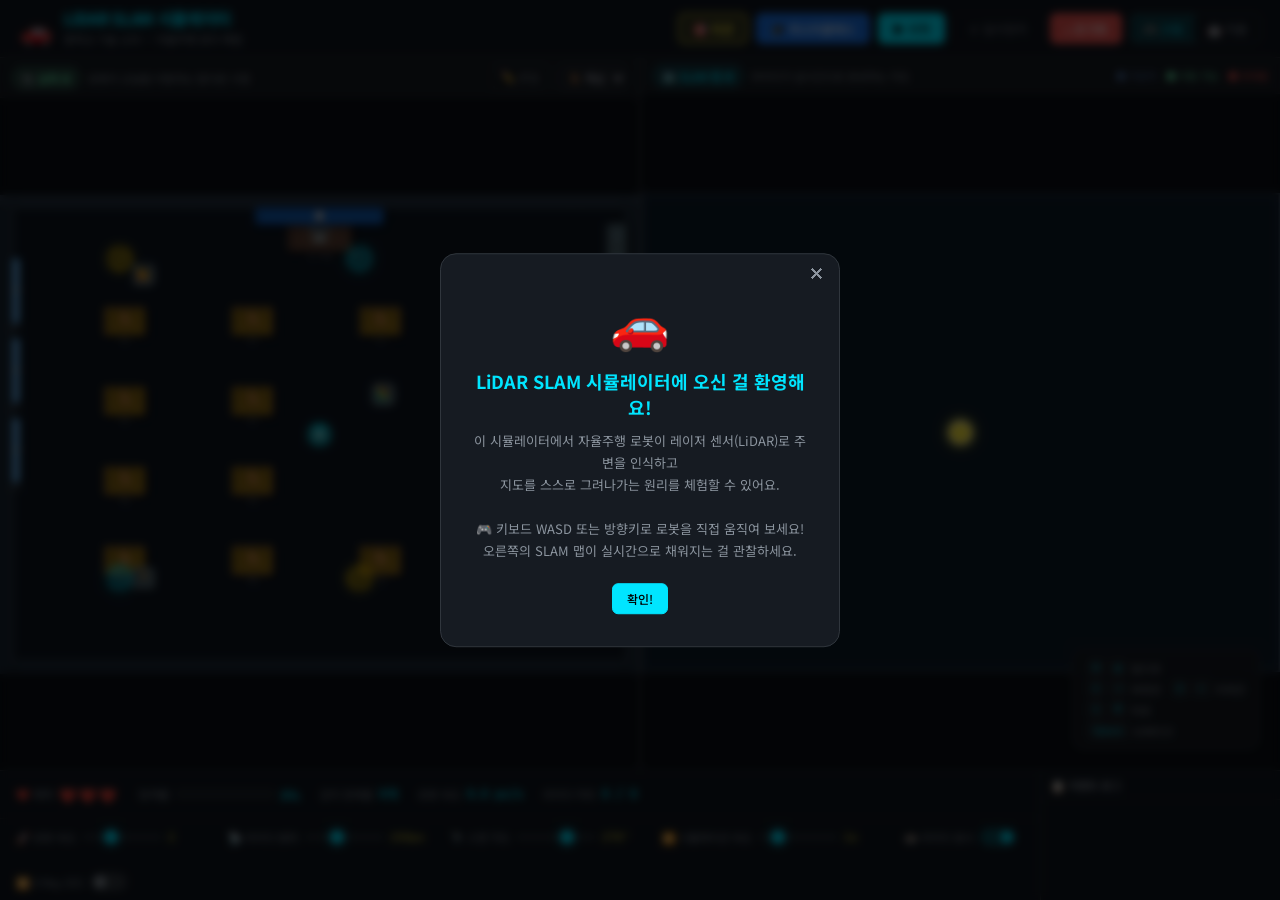
<file: index.html>
<!DOCTYPE html>
<html lang="ko">
<head>
  <meta charset="UTF-8" />
  <meta name="viewport" content="width=device-width, initial-scale=1.0" />
  <title>LiDAR SLAM 자율주행 시뮬레이터 | 중학교 기술 교과</title>
  <meta name="description" content="라이다 센서가 공간을 인식하고 지도를 만드는 원리를 체험하는 교육용 시뮬레이터입니다." />
  <link rel="preconnect" href="https://fonts.googleapis.com" />
  <link rel="preconnect" href="https://fonts.gstatic.com" crossorigin />
  <link href="https://fonts.googleapis.com/css2?family=Noto+Sans+KR:wght@300;400;500;700&family=JetBrains+Mono:wght@400;600&display=swap" rel="stylesheet" />
  <link rel="stylesheet" href="style.css" />
</head>
<body>
  <!-- 헤더 -->
  <header class="app-header">
    <div class="header-left">
      <div class="logo-icon">🚗</div>
      <div class="header-title">
        <h1>LiDAR SLAM 시뮬레이터</h1>
        <span class="header-subtitle">중학교 기술 교과 — 자율주행 원리 체험</span>
    </div>
  </div>
    <div class="header-controls">
      <a href="masterclass.html"
         id="btn-masterclass"
         class="btn btn-masterclass"
         title="자율주행 마스터클래스 — 하드웨어 설계 & 디버깅 미션">
        🎓 마스터클래스
      </a>
      <button id="btn-start" class="btn btn-primary" title="시뮬레이션 시작">▶ 시작</button>
      <button id="btn-pause" class="btn btn-secondary" title="일시정지" disabled>⏸ 일시정지</button>
      <button id="btn-reset" class="btn btn-danger" title="초기화">↺ 초기화</button>
      <div class="mode-toggle">
        <button id="btn-mode-manual" class="mode-btn active" title="수동 조작 모드">🎮 수동</button>
        <button id="btn-mode-auto" class="mode-btn" title="자율주행 모드">🤖 자율</button>
      </div>
    </div>
  </header>

  <!-- 메인 뷰 영역 -->
  <main class="sim-container">
    <!-- 실제 뷰 패널 -->
    <section class="view-panel" id="panel-real">
      <div class="panel-header">
        <span class="panel-badge real-badge">📷 실제 뷰</span>
        <span class="panel-desc">로봇이 교실을 이동하는 탑다운 시점</span>
        <div class="panel-actions">
          <button id="btn-edit-toggle" class="btn-icon" title="장애물 편집 모드">✏️ 편집</button>
          <select id="obstacle-type" class="select-sm" title="추가할 장애물 종류">
            <option value="desk">🪑 책상</option>
            <option value="chair">🪑 의자</option>
            <option value="box">📦 박스</option>
            <option value="plant">🪴 화분</option>
          </select>
        </div>
      </div>
      <div class="canvas-wrapper" id="real-canvas-wrapper">
        <canvas id="canvas-real" width="800" height="600"></canvas>
        <div id="edit-overlay" class="edit-overlay hidden">
          <span>✏️ 편집 모드 — 빈 공간에 드래그하여 장애물 추가, 장애물 우클릭으로 삭제</span>
        </div>
      </div>
    </section>
 
    <!-- SLAM 맵 패널 -->
    <section class="view-panel" id="panel-slam">
      <div class="panel-header">
        <span class="panel-badge slam-badge">🗺️ SLAM 맵 뷰</span>
        <span class="panel-desc">라이다가 실시간으로 완성하는 지도</span>
        <div class="map-legend">
          <span class="legend-item unknown">■ 미탐색</span>
          <span class="legend-item free">■ 이동 가능</span>
          <span class="legend-item occupied">■ 장애물</span>
        </div>
      </div>
      <div class="canvas-wrapper">
        <canvas id="canvas-slam" width="800" height="600"></canvas>
      </div>
    </section>
  </main>

  <!-- 하단 상태 + 컨트롤 패널 -->
  <footer class="control-panel">
    <!-- 상태 표시 -->
    <div class="status-bar">
      <div class="stat-item" id="stat-hp-wrapper">
        <span class="stat-label">❤️ 체력</span>
        <span class="stat-value" id="val-hp" style="color: #ff5252; font-size: 1.1rem; letter-spacing: 2px;">❤️❤️❤️</span>
      </div>
      <div class="stat-item">
        <span class="stat-label">탐색률</span>
        <div class="progress-bar">
          <div class="progress-fill" id="progress-explore"></div>
        </div>
        <span class="stat-value" id="val-explore">0%</span>
      </div>
      <div class="stat-item">
        <span class="stat-label">감지 장애물</span>
        <span class="stat-value mono" id="val-obstacles">0개</span>
      </div>
      <div class="stat-item">
        <span class="stat-label">로봇 속도</span>
        <span class="stat-value mono" id="val-speed">0.0 px/s</span>
      </div>
      <div class="stat-item">
        <span class="stat-label">라이다 히트</span>
        <span class="stat-value mono" id="val-hits">0 / 0</span>
      </div>
    </div>

    <!-- 컨트롤 슬라이더 -->
    <div class="controls-row">
      <div class="control-group">
        <label for="ctrl-speed">🚀 로봇 속도</label>
        <input type="range" id="ctrl-speed" min="0.5" max="5" step="0.5" value="2" />
        <span class="ctrl-val" id="disp-speed">2</span>
      </div>
      <div class="control-group">
        <label for="ctrl-lidar-range">📡 라이다 범위</label>
        <input type="range" id="ctrl-lidar-range" min="50" max="300" step="10" value="150" />
        <span class="ctrl-val" id="disp-lidar-range">150px</span>
      </div>
      <div class="control-group">
        <label for="ctrl-lidar-angle">🔭 스캔 각도</label>
        <input type="range" id="ctrl-lidar-angle" min="90" max="360" step="10" value="270" />
        <span class="ctrl-val" id="disp-lidar-angle">270°</span>
      </div>
      <div class="control-group">
        <label for="ctrl-sim-speed">⏩ 시뮬레이션 속도</label>
        <input type="range" id="ctrl-sim-speed" min="0.5" max="3" step="0.5" value="1" />
        <span class="ctrl-val" id="disp-sim-speed">1x</span>
      </div>
      <div class="control-group">
        <label>👁️ 라이다 표시</label>
        <label class="toggle-switch">
          <input type="checkbox" id="ctrl-show-lidar" checked />
          <span class="toggle-slider"></span>
        </label>
      </div>
      <div class="control-group">
        <label>🔀 X-Ray 모드</label>
        <label class="toggle-switch">
          <input type="checkbox" id="ctrl-xray" />
          <span class="toggle-slider"></span>
        </label>
      </div>
    </div>

    <!-- 이벤트 로그 -->
    <div class="event-log" id="event-log">
      <div class="log-header">📋 이벤트 로그</div>
      <div class="log-entries" id="log-entries"></div>
    </div>
  </footer>

  <!-- 키보드 안내 오버레이 -->
  <div class="key-guide" id="key-guide">
    <div class="key-guide-inner">
      <div class="key-row">
        <kbd>W</kbd><kbd>▲</kbd> 앞으로
      </div>
      <div class="key-row">
        <kbd>A</kbd><kbd>◄</kbd> 좌회전&nbsp;&nbsp;<kbd>D</kbd><kbd>►</kbd> 우회전
      </div>
      <div class="key-row">
        <kbd>S</kbd><kbd>▼</kbd> 뒤로
      </div>
      <div class="key-row">
        <kbd>Space</kbd> 브레이크
      </div>
    </div>
  </div>

  <!-- 개념 설명 팝업 -->
  <div id="concept-popup" class="concept-popup hidden">
    <div class="popup-inner">
      <button class="popup-close" id="popup-close">✕</button>
      <div class="popup-icon" id="popup-icon">💡</div>
      <h2 class="popup-title" id="popup-title">제목</h2>
      <p class="popup-body" id="popup-body">내용</p>
      <button class="btn btn-primary" id="popup-ok">확인!</button>
    </div>
  </div>
  <div id="popup-backdrop" class="popup-backdrop hidden"></div>

  <!-- 툴팁 -->
  <div id="tooltip" class="tooltip hidden"></div>

  <!-- 스크립트 -->
  <script src="world.js"></script>
  <script src="robot.js"></script>
  <script src="lidar.js"></script>
  <script src="slam.js"></script>
  <script src="renderer.js"></script>
  <script src="ui.js"></script>
  <script src="mission.js"></script>
  <script src="main.js"></script>
</body>
</html>
</file>
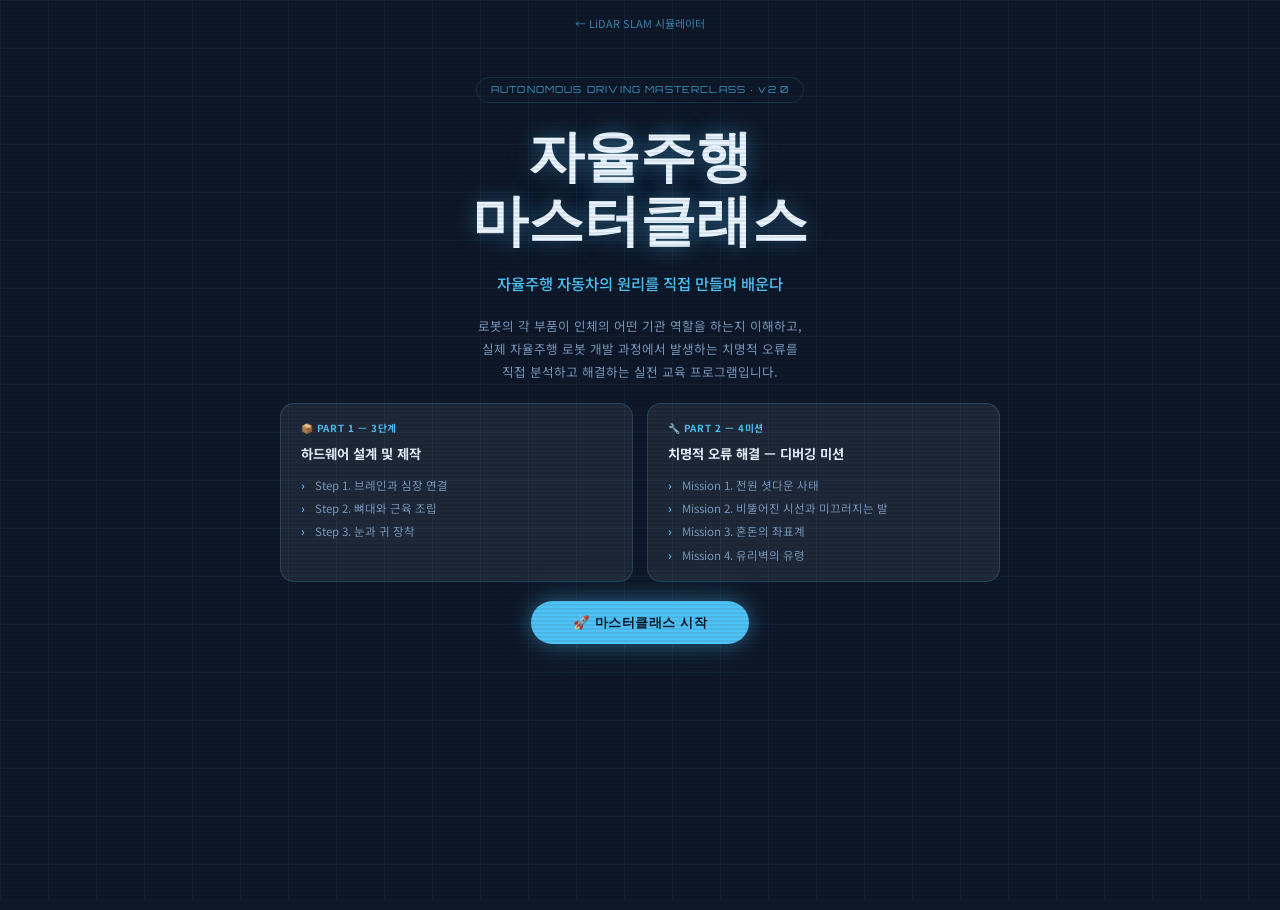
<file: masterclass.html>
<!DOCTYPE html>
<html lang="ko">
<head>
  <meta charset="UTF-8" />
  <meta name="viewport" content="width=device-width, initial-scale=1.0" />
  <title>자율주행 마스터클래스 | 하드웨어 설계 & 디버깅 미션</title>
  <meta name="description" content="단계별 하드웨어 조립과 치명적 오류 해결 미션으로 자율주행 기술의 원리를 체험하는 교육 프로그램" />
  <link rel="preconnect" href="https://fonts.googleapis.com" />
  <link rel="preconnect" href="https://fonts.gstatic.com" crossorigin />
  <link href="https://fonts.googleapis.com/css2?family=Orbitron:wght@400;700;900&family=JetBrains+Mono:wght@400;600&family=Noto+Sans+KR:wght@300;400;500;700&display=swap" rel="stylesheet" />
  <link rel="stylesheet" href="masterclass.css" />
</head>
<body>

<!-- ★ 스캔라인 오버레이 (사이버펑크 효과) -->
<div class="mc-scanlines"></div>

<!-- ══════════════════════════════════════════════════════════
     SCREEN 1: 인트로 화면
     ══════════════════════════════════════════════════════════ -->
<div id="screen-intro" class="mc-screen active">

  <!-- 기존 시뮬레이터로 돌아가기 -->
  <a href="index.html" class="back-to-sim" title="LiDAR SLAM 시뮬레이터로 돌아가기">
    ← LiDAR SLAM 시뮬레이터
  </a>

  <!-- 배경 그리드 -->
  <div class="intro-bg-grid"></div>

  <!-- 메인 콘텐츠 -->
  <div class="intro-content">
    <div class="intro-badge">AUTONOMOUS DRIVING MASTERCLASS · v2.0</div>

    <h1 class="intro-title mc-glitch">
      자율주행<br>마스터클래스
    </h1>
    <div class="intro-subtitle">자율주행 자동차의 원리를 직접 만들며 배운다</div>
    <p class="intro-desc">
      로봇의 각 부품이 인체의 어떤 기관 역할을 하는지 이해하고,<br>
      실제 자율주행 로봇 개발 과정에서 발생하는 치명적 오류를<br>
      직접 분석하고 해결하는 실전 교육 프로그램입니다.
    </p>

    <!-- 프로그램 구조 카드 -->
    <div class="intro-structure">
      <div class="intro-part-card">
        <div class="part-label">📦 Part 1 — 3단계</div>
        <div class="part-title">하드웨어 설계 및 제작</div>
        <ul class="part-items">
          <li>Step 1. 브레인과 심장 연결</li>
          <li>Step 2. 뼈대와 근육 조립</li>
          <li>Step 3. 눈과 귀 장착</li>
        </ul>
      </div>
      <div class="intro-part-card">
        <div class="part-label">🔧 Part 2 — 4미션</div>
        <div class="part-title">치명적 오류 해결 — 디버깅 미션</div>
        <ul class="part-items">
          <li>Mission 1. 전원 셧다운 사태</li>
          <li>Mission 2. 비뚤어진 시선과 미끄러지는 발</li>
          <li>Mission 3. 혼돈의 좌표계</li>
          <li>Mission 4. 유리벽의 유령</li>
        </ul>
      </div>
    </div>

    <button id="btn-mc-start" class="btn-mc-start">
      🚀 마스터클래스 시작
    </button>
  </div>

</div>

<!-- ══════════════════════════════════════════════════════════
     SCREEN 2: 스테이지 화면 (Step / Mission)
     ══════════════════════════════════════════════════════════ -->
<div id="screen-stage" class="mc-screen">

  <!-- 진행 헤더 -->
  <div class="mc-progress-header">
    <div class="mc-logo-small">🚗 MASTERCLASS</div>
    <div class="mc-breadcrumb" id="mc-breadcrumb">
      <!-- JS에서 동적 생성 -->
    </div>
    <div class="mc-stage-label" id="mc-stage-label">Step 1 / 3</div>
  </div>

  <!-- 본문: 왼쪽(내용) + 오른쪽(캔버스) -->
  <div class="stage-body">

    <!-- 왼쪽: 텍스트 콘텐츠 (JS에서 주입) -->
    <div class="stage-left" id="stage-left">
      <!-- 동적 생성 -->
    </div>

    <!-- 오른쪽: 인터랙티브 캔버스 -->
    <div class="stage-right" id="stage-right">
      <canvas id="canvas-stage" class="stage-canvas"></canvas>
    </div>

  </div>

  <!-- 하단 액션 바 -->
  <div class="stage-action-bar">
    <div class="stage-action-hint" id="stage-action-hint">
      각 부품 카드에서 생체 기관과의 연결고리를 확인하세요
    </div>
    <div style="display:flex;gap:1rem;align-items:center;">
      <button id="btn-okay" class="btn-okay">✅ Okay!</button>
      <button id="btn-mission-clear" class="btn-mission-clear" style="display:none;">🎯 미션 클리어!</button>
    </div>
  </div>

</div>

<!-- ══════════════════════════════════════════════════════════
     SCREEN 3: 자율주행 대시보드
     ══════════════════════════════════════════════════════════ -->
<div id="screen-dashboard" class="mc-screen">

  <!-- 대시보드 헤더 -->
  <div class="dashboard-header">
    <div class="dashboard-badge" id="dash-badge-icon">✅</div>
    <div>
      <div class="dashboard-title" id="dash-title">단계 완료!</div>
      <div class="dashboard-subtitle" id="dash-subtitle">자율주행 시스템 상태를 확인하세요</div>
    </div>
    <div class="achievement-badges" id="achievement-badges">
      <!-- JS에서 동적 생성 -->
    </div>
  </div>

  <!-- 대시보드 본문 -->
  <div class="dashboard-body">

    <!-- 왼쪽: 실시간 SLAM 지도 -->
    <div class="slam-panel">
      <div class="panel-label">실시간 SLAM 지도 뷰어 (2D Occupancy Grid)</div>
      <canvas id="canvas-slam-dash"></canvas>
    </div>

    <!-- 오른쪽: 상태 패널들 -->
    <div class="dashboard-right">

      <!-- 센서 연결 상태 -->
      <div class="sensor-panel">
        <div class="panel-title">🔌 센서 연결 상태 (Vehicle Status)</div>
        <div class="sensor-grid">
          <div class="sensor-item" id="sensor-cpu">
            <div class="sensor-led"></div>
            <span class="sensor-name">CPU</span>
            <span class="sensor-status-text">OFF</span>
          </div>
          <div class="sensor-item" id="sensor-mcu">
            <div class="sensor-led"></div>
            <span class="sensor-name">MCU</span>
            <span class="sensor-status-text">OFF</span>
          </div>
          <div class="sensor-item" id="sensor-power">
            <div class="sensor-led"></div>
            <span class="sensor-name">POWER</span>
            <span class="sensor-status-text">OFF</span>
          </div>
          <div class="sensor-item" id="sensor-encoder">
            <div class="sensor-led"></div>
            <span class="sensor-name">ENCODER</span>
            <span class="sensor-status-text">OFF</span>
          </div>
          <div class="sensor-item" id="sensor-lidar">
            <div class="sensor-led"></div>
            <span class="sensor-name">LiDAR</span>
            <span class="sensor-status-text">OFF</span>
          </div>
          <div class="sensor-item" id="sensor-imu">
            <div class="sensor-led"></div>
            <span class="sensor-name">IMU</span>
            <span class="sensor-status-text">OFF</span>
          </div>
          <div class="sensor-item" id="sensor-camera">
            <div class="sensor-led"></div>
            <span class="sensor-name">CAMERA</span>
            <span class="sensor-status-text">OFF</span>
          </div>
        </div>
      </div>

      <!-- 텔레메트리 데이터 -->
      <div class="telemetry-panel">
        <div class="panel-title">📊 텔레메트리 데이터 (Telemetry)</div>
        <div class="telemetry-grid">
          <div class="telem-item">
            <span class="telem-label">🚀 추정 속도</span>
            <span class="telem-value" id="telem-speed">0.00 m/s</span>
          </div>
          <div class="telem-item">
            <span class="telem-label">🔋 배터리 전압</span>
            <span class="telem-value good" id="telem-battery">12.4 V</span>
          </div>
          <div class="telem-item">
            <span class="telem-label">🎯 엔코더 카운트</span>
            <span class="telem-value" id="telem-encoder">0</span>
          </div>
        </div>
      </div>

      <!-- ROS TF 트리 -->
      <div class="tf-panel">
        <div class="panel-title">🌐 ROS TF 트리 — 좌표계 정렬 상태</div>
        <canvas id="canvas-tf"></canvas>
      </div>

      <!-- 시스템 상태 메시지 -->
      <div class="status-message-bar" id="dash-status-msg">
        시스템 정상 작동 중
      </div>

    </div>
  </div>

  <!-- 대시보드 하단 액션 바 -->
  <div class="dashboard-action-bar">
    <div class="dashboard-action-info">
      현재까지의 학습 성과가 실시간 대시보드에 반영되었습니다 ✓
    </div>
    <div style="display:flex;gap:1rem;">
      <button id="btn-next-stage" class="btn-next-stage">다음 단계 →</button>
      <button id="btn-finish" class="btn-finish" style="display:none;">🏆 완주 인증 & 시뮬레이터로 →</button>
    </div>
  </div>

  <!-- 최종 완료 시 축하 파티클 -->
  <div class="celebration-overlay" id="celebration-overlay"></div>

</div>

<!-- 스크립트 (순서 중요: dashboard.js 먼저) -->
<script src="dashboard.js"></script>
<script src="masterclass.js"></script>

</body>
</html>
</file>
<file: style.css>
/* ====================================================
   SLAM 시뮬레이터 — 스타일시트
   다크 네이비 테마 · Noto Sans KR
   ==================================================== */

/* ---------- 리셋 & 폰트 ---------- */
*, *::before, *::after { box-sizing: border-box; margin: 0; padding: 0; }

:root {
  --bg-app:        #0d1117;
  --bg-panel:      #161b22;
  --bg-panel2:     #1c2128;
  --bg-header:     #10161f;
  --border:        #30363d;
  --border-light:  #21262d;

  --accent-cyan:   #00e5ff;
  --accent-green:  #69f0ae;
  --accent-red:    #ef5350;
  --accent-yellow: #ffeb3b;
  --accent-blue:   #42a5f5;
  --accent-purple: #ab47bc;

  --text-primary:  #e8eaf6;
  --text-secondary:#8b949e;
  --text-dim:      #484f58;

  --slam-unknown:  #0d1b2a;
  --slam-free:     #1b4332;
  --slam-occupied: #7f1d1d;

  --radius-sm:  6px;
  --radius-md:  10px;
  --radius-lg:  16px;

  --shadow-glow-cyan:   0 0 12px rgba(0,229,255,0.35);
  --shadow-glow-green:  0 0 12px rgba(105,240,174,0.35);
  --shadow-glow-red:    0 0 12px rgba(239,83,80,0.35);

  --transition: 0.18s ease;
}

html, body {
  height: 100%;
  overflow: hidden;
  font-family: 'Noto Sans KR', sans-serif;
  background: var(--bg-app);
  color: var(--text-primary);
  font-size: 13px;
}

/* ---------- 헤더 ---------- */
.app-header {
  display: flex;
  align-items: center;
  justify-content: space-between;
  padding: 0 20px;
  height: 58px;
  background: var(--bg-header);
  border-bottom: 1px solid var(--border);
  flex-shrink: 0;
  position: relative;
  z-index: 10;
}

.header-left {
  display: flex;
  align-items: center;
  gap: 12px;
}

.logo-icon {
  font-size: 26px;
  animation: bounce 2s infinite;
}
@keyframes bounce {
  0%,100% { transform: translateY(0); }
  50%      { transform: translateY(-4px); }
}

.header-title h1 {
  font-size: 16px;
  font-weight: 700;
  color: var(--accent-cyan);
  letter-spacing: -0.3px;
  line-height: 1.2;
  text-shadow: var(--shadow-glow-cyan);
}

.header-subtitle {
  font-size: 11px;
  color: var(--text-secondary);
}

.header-controls {
  display: flex;
  align-items: center;
  gap: 8px;
}

/* ---------- 버튼 ---------- */
.btn {
  padding: 6px 14px;
  border-radius: var(--radius-sm);
  border: 1px solid transparent;
  cursor: pointer;
  font-family: 'Noto Sans KR', sans-serif;
  font-size: 12px;
  font-weight: 500;
  transition: all var(--transition);
  white-space: nowrap;
}
.btn:disabled { opacity: 0.4; cursor: not-allowed; }

.btn-primary {
  background: var(--accent-cyan);
  color: #000;
  border-color: var(--accent-cyan);
}
.btn-primary:hover:not(:disabled) {
  background: #00b8d4;
  box-shadow: var(--shadow-glow-cyan);
}

.btn-secondary {
  background: transparent;
  color: var(--text-primary);
  border-color: var(--border);
}
.btn-secondary:hover:not(:disabled) {
  background: var(--bg-panel2);
  border-color: var(--text-secondary);
}

.btn-danger {
  background: var(--accent-red);
  color: #fff;
  border-color: var(--accent-red);
}
.btn-danger:hover:not(:disabled) {
  background: #e53935;
  box-shadow: var(--shadow-glow-red);
}

.btn-masterclass {
  background: #1a73e8;
  color: #fff;
  border-color: #1a73e8;
  text-decoration: none;
  display: inline-flex;
  align-items: center;
}
.btn-masterclass:hover {
  background: #1557b0;
  border-color: #1557b0;
  box-shadow: 0 0 12px rgba(26,115,232,0.4);
}

.btn-icon {
  padding: 5px 10px;
  border-radius: var(--radius-sm);
  border: 1px solid var(--border);
  background: transparent;
  color: var(--text-secondary);
  cursor: pointer;
  font-size: 11px;
  transition: all var(--transition);
}
.btn-icon:hover { border-color: var(--accent-cyan); color: var(--accent-cyan); }
.btn-icon.active {
  background: rgba(0,229,255,0.15);
  border-color: var(--accent-cyan);
  color: var(--accent-cyan);
}

/* ---------- 모드 토글 ---------- */
.mode-toggle {
  display: flex;
  border: 1px solid var(--border);
  border-radius: var(--radius-sm);
  overflow: hidden;
}

.mode-btn {
  padding: 6px 12px;
  border: none;
  background: transparent;
  color: var(--text-secondary);
  cursor: pointer;
  font-family: 'Noto Sans KR', sans-serif;
  font-size: 12px;
  transition: all var(--transition);
}
.mode-btn.active {
  background: rgba(0,229,255,0.18);
  color: var(--accent-cyan);
}
.mode-btn:hover:not(.active) { background: var(--bg-panel2); color: var(--text-primary); }

/* ---------- 메인 시뮬레이션 영역 ---------- */
.sim-container {
  display: grid;
  grid-template-columns: 1fr 1fr;
  gap: 2px;
  flex: 1;
  min-height: 0;
  background: var(--border);
}

.view-panel {
  display: flex;
  flex-direction: column;
  background: var(--bg-panel);
  min-height: 0;
}

/* ---------- 패널 헤더 ---------- */
.panel-header {
  display: flex;
  align-items: center;
  gap: 8px;
  padding: 6px 12px;
  border-bottom: 1px solid var(--border-light);
  flex-shrink: 0;
  min-height: 36px;
  flex-wrap: wrap;
}

.panel-badge {
  font-size: 11px;
  font-weight: 700;
  padding: 2px 8px;
  border-radius: 20px;
  flex-shrink: 0;
}
.real-badge  { background: rgba(105,240,174,0.15); color: var(--accent-green); border: 1px solid rgba(105,240,174,0.35); }
.slam-badge  { background: rgba(0,229,255,0.12);   color: var(--accent-cyan);  border: 1px solid rgba(0,229,255,0.3);  }

.panel-desc {
  font-size: 11px;
  color: var(--text-secondary);
  flex: 1;
}

.panel-actions {
  display: flex;
  align-items: center;
  gap: 6px;
}

/* ---------- 범례 ---------- */
.map-legend {
  display: flex;
  gap: 10px;
  align-items: center;
}
.legend-item {
  font-size: 10px;
  display: flex;
  align-items: center;
  gap: 3px;
}
.legend-item.unknown  { color: #4a6fa5; }
.legend-item.free     { color: var(--accent-green); }
.legend-item.occupied { color: var(--accent-red); }

/* ---------- Canvas 래퍼 ---------- */
.canvas-wrapper {
  flex: 1;
  display: flex;
  align-items: center;
  justify-content: center;
  overflow: hidden;
  position: relative;
  background: #0a0e14;
}

canvas {
  display: block;
  max-width: 100%;
  max-height: 100%;
  image-rendering: pixelated;
}

#canvas-real  { cursor: default; }
#canvas-real.edit-mode  { cursor: crosshair; }

/* ---------- 편집 오버레이 ---------- */
.edit-overlay {
  position: absolute;
  bottom: 10px;
  left: 50%;
  transform: translateX(-50%);
  background: rgba(0,229,255,0.18);
  border: 1px solid var(--accent-cyan);
  color: var(--accent-cyan);
  padding: 6px 14px;
  border-radius: 20px;
  font-size: 11px;
  white-space: nowrap;
  pointer-events: none;
  animation: pulse-border 1.5s ease infinite;
}
@keyframes pulse-border {
  0%,100% { box-shadow: 0 0 4px rgba(0,229,255,0.2); }
  50%      { box-shadow: 0 0 12px rgba(0,229,255,0.6); }
}

/* ---------- 하단 컨트롤 패널 ---------- */
.control-panel {
  display: grid;
  grid-template-columns: 1fr auto;
  grid-template-rows: auto auto;
  gap: 0;
  border-top: 1px solid var(--border);
  background: var(--bg-header);
  flex-shrink: 0;
  height: 130px;
  min-height: 130px;
}

.status-bar {
  grid-column: 1;
  grid-row: 1;
  display: flex;
  align-items: center;
  gap: 20px;
  padding: 6px 16px;
  border-bottom: 1px solid var(--border-light);
  flex-wrap: wrap;
}

.stat-item {
  display: flex;
  align-items: center;
  gap: 6px;
}

.stat-label {
  font-size: 11px;
  color: var(--text-secondary);
  white-space: nowrap;
}

.stat-value {
  font-size: 12px;
  font-weight: 700;
  color: var(--accent-cyan);
}
.stat-value.mono { font-family: 'JetBrains Mono', monospace; }

/* ---------- 진행률 바 ---------- */
.progress-bar {
  width: 100px;
  height: 8px;
  background: var(--bg-panel2);
  border-radius: 4px;
  overflow: hidden;
  border: 1px solid var(--border);
}

.progress-fill {
  height: 100%;
  width: 0%;
  background: linear-gradient(90deg, var(--accent-green), var(--accent-cyan));
  border-radius: 4px;
  transition: width 0.5s ease;
  box-shadow: 0 0 8px rgba(105,240,174,0.5);
}

/* ---------- 컨트롤 슬라이더 ---------- */
.controls-row {
  grid-column: 1;
  grid-row: 2;
  display: flex;
  align-items: center;
  gap: 20px;
  padding: 6px 16px;
  flex-wrap: wrap;
}

.control-group {
  display: flex;
  align-items: center;
  gap: 6px;
}

.control-group label:first-child {
  font-size: 11px;
  color: var(--text-secondary);
  white-space: nowrap;
}

input[type="range"] {
  -webkit-appearance: none;
  width: 80px;
  height: 4px;
  background: var(--border);
  border-radius: 2px;
  cursor: pointer;
  outline: none;
}
input[type="range"]::-webkit-slider-thumb {
  -webkit-appearance: none;
  width: 14px;
  height: 14px;
  border-radius: 50%;
  background: var(--accent-cyan);
  box-shadow: var(--shadow-glow-cyan);
  cursor: pointer;
  transition: transform var(--transition);
}
input[type="range"]::-webkit-slider-thumb:hover { transform: scale(1.2); }

.ctrl-val {
  font-family: 'JetBrains Mono', monospace;
  font-size: 11px;
  color: var(--accent-yellow);
  min-width: 40px;
}

/* ---------- 토글 스위치 ---------- */
.toggle-switch {
  position: relative;
  display: inline-block;
  width: 36px;
  height: 18px;
  cursor: pointer;
}
.toggle-switch input { opacity: 0; width: 0; height: 0; }
.toggle-slider {
  position: absolute;
  inset: 0;
  background: var(--border);
  border-radius: 9px;
  transition: background var(--transition);
}
.toggle-slider::before {
  content: '';
  position: absolute;
  width: 12px;
  height: 12px;
  left: 3px;
  top: 3px;
  background: var(--text-secondary);
  border-radius: 50%;
  transition: transform var(--transition), background var(--transition);
}
.toggle-switch input:checked + .toggle-slider { background: rgba(0,229,255,0.25); }
.toggle-switch input:checked + .toggle-slider::before {
  transform: translateX(18px);
  background: var(--accent-cyan);
}

/* ---------- 이벤트 로그 ---------- */
.event-log {
  grid-column: 2;
  grid-row: 1 / 3;
  width: 240px;
  border-left: 1px solid var(--border);
  display: flex;
  flex-direction: column;
  overflow: hidden;
}

.log-header {
  padding: 6px 10px;
  font-size: 11px;
  font-weight: 700;
  color: var(--text-secondary);
  border-bottom: 1px solid var(--border-light);
  flex-shrink: 0;
}

.log-entries {
  flex: 1;
  overflow-y: auto;
  padding: 4px 0;
  scrollbar-width: thin;
  scrollbar-color: var(--border) transparent;
}
.log-entries::-webkit-scrollbar { width: 4px; }
.log-entries::-webkit-scrollbar-thumb { background: var(--border); border-radius: 2px; }

.log-entry {
  padding: 3px 10px;
  font-size: 10px;
  display: flex;
  gap: 6px;
  animation: logFadeIn 0.3s ease;
  border-bottom: 1px solid rgba(48,54,61,0.4);
}
@keyframes logFadeIn {
  from { opacity: 0; transform: translateY(-4px); }
  to   { opacity: 1; transform: translateY(0); }
}
.log-time { color: var(--text-dim); font-family: 'JetBrains Mono', monospace; flex-shrink: 0; }
.log-msg  { color: var(--text-secondary); }
.log-entry.info    .log-msg { color: var(--accent-cyan);  }
.log-entry.warning .log-msg { color: var(--accent-yellow); }
.log-entry.success .log-msg { color: var(--accent-green); }
.log-entry.danger  .log-msg { color: var(--accent-red);   }

/* ---------- 키 안내 ---------- */
.key-guide {
  position: fixed;
  bottom: 150px;
  right: 20px;
  background: rgba(22,27,34,0.92);
  border: 1px solid var(--border);
  border-radius: var(--radius-md);
  padding: 10px 14px;
  backdrop-filter: blur(8px);
  z-index: 50;
  animation: slideIn 0.4s ease;
}
@keyframes slideIn {
  from { opacity: 0; transform: translateX(20px); }
  to   { opacity: 1; transform: translateX(0); }
}
.key-guide-inner { display: flex; flex-direction: column; gap: 4px; }
.key-row {
  display: flex;
  align-items: center;
  gap: 4px;
  font-size: 11px;
  color: var(--text-secondary);
}
kbd {
  background: var(--bg-panel2);
  border: 1px solid var(--border);
  border-radius: 3px;
  padding: 1px 5px;
  font-size: 10px;
  font-family: 'JetBrains Mono', monospace;
  color: var(--accent-cyan);
}

/* ---------- 개념 팝업 ---------- */
.popup-backdrop {
  position: fixed;
  inset: 0;
  background: rgba(0,0,0,0.7);
  z-index: 100;
  backdrop-filter: blur(4px);
}

.concept-popup {
  position: fixed;
  top: 50%;
  left: 50%;
  transform: translate(-50%, -50%);
  background: var(--bg-panel);
  border: 1px solid var(--border);
  border-radius: var(--radius-lg);
  padding: 32px;
  z-index: 101;
  max-width: 400px;
  width: 90%;
  text-align: center;
  animation: popIn 0.35s cubic-bezier(0.34, 1.56, 0.64, 1);
}
@keyframes popIn {
  from { opacity: 0; transform: translate(-50%, -50%) scale(0.8); }
  to   { opacity: 1; transform: translate(-50%, -50%) scale(1); }
}
.popup-close {
  position: absolute;
  top: 12px;
  right: 14px;
  background: none;
  border: none;
  color: var(--text-secondary);
  cursor: pointer;
  font-size: 16px;
}
.popup-icon  { font-size: 48px; margin-bottom: 12px; }
.popup-title { font-size: 18px; font-weight: 700; margin-bottom: 10px; color: var(--accent-cyan); }
.popup-body  { font-size: 13px; color: var(--text-secondary); line-height: 1.7; margin-bottom: 20px; }

/* ---------- 툴팁 ---------- */
.tooltip {
  position: fixed;
  background: rgba(22,27,34,0.95);
  border: 1px solid var(--accent-cyan);
  color: var(--text-primary);
  padding: 6px 10px;
  border-radius: var(--radius-sm);
  font-size: 11px;
  pointer-events: none;
  z-index: 200;
  max-width: 200px;
  line-height: 1.5;
  box-shadow: var(--shadow-glow-cyan);
}

/* ---------- 유틸 ---------- */
.hidden { display: none !important; }

/* ---------- select ---------- */
.select-sm {
  background: var(--bg-panel2);
  border: 1px solid var(--border);
  color: var(--text-primary);
  border-radius: var(--radius-sm);
  padding: 3px 6px;
  font-size: 11px;
  cursor: pointer;
  font-family: 'Noto Sans KR', sans-serif;
}
.select-sm:focus { outline: none; border-color: var(--accent-cyan); }

/* ---------- 전체 레이아웃 ---------- */
body {
  display: flex;
  flex-direction: column;
}

/* ---------- 모바일 반응형 미디어 쿼리 ---------- */
@media (max-width: 768px) {
  .app-header {
    flex-direction: column;
    height: auto;
    padding: 10px;
    gap: 8px;
    align-items: center;
  }
  
  .header-controls {
    width: 100%;
    justify-content: center;
    flex-wrap: wrap;
  }

  .sim-container {
    grid-template-columns: 1fr;
    overflow-y: auto;
  }

  .view-panel {
    height: 380px;
  }

  .control-panel {
    grid-template-columns: 1fr;
    max-height: none;
    height: auto;
  }

  .event-log {
    grid-column: 1;
    grid-row: 3;
    width: 100%;
    border-left: none;
    border-top: 1px solid var(--border);
    height: 100px;
  }

  .key-guide {
    display: none !important;
  }
}

/* 마스터클래스 드래그앤드롭 평가 검사대비 오버라이드 */
.drop-zone * {
  pointer-events: none !important;
}
.drop-zone {
  pointer-events: auto !important;
}
.draggable-part * {
  pointer-events: none !important;
}
</file>
<file: masterclass.css>
/* ================================================================
   masterclass.css — 자율주행 마스터클래스
   HTML 구조 기준으로 작성 (masterclass.html v2.0)
   ================================================================ */


/* ════════════════════════════════════════════════════════════
   1. CSS 변수
   ════════════════════════════════════════════════════════════ */
:root {
  --mc-bg:          #0f1829;
  --mc-bg-light:    #182240;
  --mc-bg-panel:    #1a2848;
  --mc-card:        rgba(255,255,255,.07);
  --mc-card-hover:  rgba(255,255,255,.12);
  --mc-cyan:        #4fc3f7;
  --mc-cyan-dim:    rgba(79,195,247,.15);
  --mc-purple:      #ce93d8;
  --mc-green:       #69f0ae;
  --mc-green-dim:   rgba(105,240,174,.15);
  --mc-amber:       #ffcc02;
  --mc-amber-dim:   rgba(255,204,2,.15);
  --mc-red:         #ff8a80;
  --mc-red-dim:     rgba(255,138,128,.15);
  --mc-text:        #e8f4ff;
  --mc-text-dim:    #7a9abf;
  --mc-border:      rgba(79,195,247,.2);
  --glow-cyan:      0 0 20px rgba(79,195,247,.4),  0 0 50px rgba(79,195,247,.1);
  --glow-green:     0 0 20px rgba(105,240,174,.4), 0 0 50px rgba(105,240,174,.1);
  --glow-amber:     0 0 20px rgba(255,204,2,.4),   0 0 50px rgba(255,204,2,.1);
  --tr: .22s ease;
}


/* ════════════════════════════════════════════════════════════
   2. 리셋 & 기본
   ════════════════════════════════════════════════════════════ */
*, *::before, *::after { box-sizing: border-box; margin: 0; padding: 0; }

html, body {
  width: 100%; height: 100%;
  overflow: hidden;
  background: var(--mc-bg);
  color: var(--mc-text);
  font-family: 'Noto Sans KR', sans-serif;
  font-size: 14px;
  line-height: 1.6;
  -webkit-font-smoothing: antialiased;
}

/* 스크롤바 */
::-webkit-scrollbar             { width: 4px; height: 4px; }
::-webkit-scrollbar-track       { background: transparent; }
::-webkit-scrollbar-thumb       { background: rgba(79,195,247,.3); border-radius: 4px; }
::-webkit-scrollbar-thumb:hover { background: rgba(79,195,247,.5); }


/* ════════════════════════════════════════════════════════════
   3. 스캔라인 오버레이 (.mc-scanlines)
   ════════════════════════════════════════════════════════════ */
.mc-scanlines {
  position: fixed;
  inset: 0;
  background: repeating-linear-gradient(
    0deg,
    transparent,
    transparent 2px,
    rgba(0,0,0,.07) 2px,
    rgba(0,0,0,.07) 4px
  );
  pointer-events: none;
  z-index: 9999;
  animation: scanline-flicker 8s linear infinite;
}

@keyframes scanline-flicker {
  0%,100% { opacity: .45; }
  50%      { opacity: .35; }
}


/* ════════════════════════════════════════════════════════════
   4. 화면 공통 (.mc-screen)
   ════════════════════════════════════════════════════════════ */
.mc-screen {
  position: absolute;
  inset: 0;
  display: flex;
  flex-direction: column;
  opacity: 0;
  pointer-events: none;
  transform: translateY(10px);
  transition: opacity .35s ease, transform .35s ease;
}

.mc-screen.active {
  opacity: 1;
  pointer-events: auto;
  transform: translateY(0);
}

/* fade-out (화면 전환 나가는 쪽) */
.mc-screen.fade-out {
  opacity: 0;
  transform: translateY(-8px);
  pointer-events: none;
}


/* ════════════════════════════════════════════════════════════
   5. SCREEN 1 — 인트로
   ════════════════════════════════════════════════════════════ */

#screen-intro {
  align-items: center;
  justify-content: flex-start;
  overflow-y: auto;
  padding: 2.5rem 2rem;
  gap: 1.2rem;
}

.intro-bg-grid {
  position: fixed;
  inset: 0;
  background-image:
    linear-gradient(rgba(79,195,247,.06) 1px, transparent 1px),
    linear-gradient(90deg, rgba(79,195,247,.06) 1px, transparent 1px);
  background-size: 48px 48px;
  pointer-events: none;
  z-index: 0;
}

.back-to-sim {
  position: fixed;
  top: 1.1rem; left: 50%;
  transform: translateX(-50%);
  font-size: .78rem;
  color: var(--mc-cyan);
  text-decoration: none;
  opacity: .65;
  transition: opacity var(--tr);
  z-index: 10;
  white-space: nowrap;
}
.back-to-sim:hover { opacity: 1; }

.intro-content {
  position: relative;
  z-index: 1;
  max-width: 720px;
  width: 100%;
  display: flex;
  flex-direction: column;
  align-items: center;
  gap: 1.4rem;
  text-align: center;
  margin: 3rem auto 0;
}

.intro-badge {
  font-family: 'Orbitron', sans-serif;
  font-size: .7rem;
  letter-spacing: .12em;
  color: var(--mc-cyan);
  opacity: .75;
  border: 1px solid var(--mc-border);
  border-radius: 20px;
  padding: .3rem 1rem;
}

.intro-title {
  font-family: 'Orbitron', sans-serif;
  font-size: clamp(2.4rem, 6vw, 4rem);
  font-weight: 900;
  line-height: 1.15;
  color: var(--mc-text);
  text-shadow: var(--glow-cyan);
}

.mc-glitch {
  position: relative;
  animation: glitch-anim 6s infinite;
}

@keyframes glitch-anim {
  0%,94%,100% { text-shadow: var(--glow-cyan); transform: none; }
  95%  { text-shadow: -2px 0 var(--mc-red), 2px 0 var(--mc-cyan); transform: translateX(-2px); }
  96%  { text-shadow: 2px 0 var(--mc-purple), -2px 0 var(--mc-cyan); transform: translateX(2px); }
  97%  { text-shadow: var(--glow-cyan); transform: none; }
}

.intro-subtitle {
  font-size: 1.1rem;
  color: var(--mc-cyan);
  font-weight: 500;
}

.intro-desc {
  font-size: .9rem;
  color: var(--mc-text-dim);
  line-height: 1.8;
}

.intro-structure {
  display: flex;
  gap: 1rem;
  width: 100%;
  flex-wrap: wrap;
  justify-content: center;
}

.intro-part-card {
  flex: 1;
  min-width: 240px;
  background: var(--mc-card);
  border: 1px solid var(--mc-border);
  border-radius: 14px;
  padding: 1.2rem 1.4rem;
  text-align: left;
  transition: border-color var(--tr), background var(--tr);
}
.intro-part-card:hover {
  border-color: var(--mc-cyan);
  background: var(--mc-card-hover);
}

.intro-part-card .part-label {
  font-size: .7rem;
  font-weight: 700;
  color: var(--mc-cyan);
  letter-spacing: .06em;
  text-transform: uppercase;
  margin-bottom: .5rem;
}

.intro-part-card .part-title {
  font-size: .95rem;
  font-weight: 700;
  color: var(--mc-text);
  margin-bottom: .8rem;
}

.intro-part-card .part-items {
  list-style: none;
  display: flex;
  flex-direction: column;
  gap: .35rem;
}

.intro-part-card .part-items li {
  font-size: .82rem;
  color: var(--mc-text-dim);
  padding-left: 1rem;
  position: relative;
}

.intro-part-card .part-items li::before {
  content: '›';
  position: absolute;
  left: 0;
  color: var(--mc-cyan);
  font-weight: 700;
}

.btn-mc-start {
  padding: .9rem 3rem;
  font-family: 'Orbitron', sans-serif;
  font-size: .95rem;
  font-weight: 700;
  color: var(--mc-bg);
  background: var(--mc-cyan);
  border: none;
  border-radius: 50px;
  cursor: pointer;
  box-shadow: var(--glow-cyan);
  transition: transform var(--tr), box-shadow var(--tr);
  letter-spacing: .04em;
}
.btn-mc-start:hover  { transform: translateY(-3px) scale(1.03); }
.btn-mc-start:active { transform: scale(.97); }


/* ════════════════════════════════════════════════════════════
   6. SCREEN 2 — 스테이지: 공통 헤더
   ════════════════════════════════════════════════════════════ */

#screen-stage { overflow: hidden; }

.mc-progress-header {
  display: flex;
  align-items: center;
  justify-content: space-between;
  padding: .55rem 1.4rem;
  border-bottom: 1px solid var(--mc-border);
  background: rgba(15,24,41,.9);
  backdrop-filter: blur(10px);
  flex-shrink: 0;
  z-index: 20;
  gap: 1rem;
}

.mc-logo-small {
  font-family: 'Orbitron', sans-serif;
  font-size: .72rem;
  font-weight: 700;
  color: var(--mc-cyan);
  letter-spacing: .08em;
  white-space: nowrap;
}

.mc-breadcrumb {
  display: flex;
  gap: .3rem;
  align-items: center;
  flex-wrap: wrap;
  justify-content: center;
  font-size: .72rem;
  color: var(--mc-text-dim);
  flex: 1;
}

/* JS가 동적으로 생성하는 크럼 span 스타일 */
.mc-crumb {
  padding: .15rem .45rem;
  border-radius: 10px;
  font-size: .7rem;
  color: var(--mc-text-dim);
  transition: color var(--tr);
}
.mc-crumb.active {
  color: var(--mc-cyan);
  font-weight: 700;
  background: var(--mc-cyan-dim);
  border: 1px solid rgba(79,195,247,.3);
}
.mc-crumb.done {
  color: var(--mc-green);
}
.mc-crumb-sep {
  color: rgba(79,195,247,.3);
  font-size: .7rem;
}

.mc-stage-label {
  font-family: 'Orbitron', sans-serif;
  font-size: .7rem;
  color: var(--mc-text-dim);
  white-space: nowrap;
}


/* ════════════════════════════════════════════════════════════
   7. SCREEN 2 — 스테이지 본문 레이아웃
   ════════════════════════════════════════════════════════════ */

.stage-body {
  display: grid;
  grid-template-columns: minmax(0, 1fr) minmax(0, 1fr);
  flex: 1;
  min-height: 0;
  overflow: hidden;
}

.stage-left {
  height: 100%;
  overflow-y: auto;
  padding: 1.4rem 1.6rem;
  border-right: 1px solid var(--mc-border);
  display: flex;
  flex-direction: column;
  gap: 1rem;
}

.stage-right {
  height: 100%;
  display: flex;
  flex-direction: column;
  align-items: center;
  justify-content: flex-start;
  padding: 1rem 1.2rem;
  overflow-y: auto;
  gap: .8rem;
  position: relative;
}

.stage-canvas {
  width: 100%;
  height: 100%;
  display: block;
  border-radius: 10px;
  border: 1px solid var(--mc-border);
  background: #0a1420;
}


/* ════════════════════════════════════════════════════════════
   7a. stage-left — 조립 단계 (Step) 콘텐츠
   ════════════════════════════════════════════════════════════ */

/* 단계 아이콘 */
.stage-icon {
  font-size: 2rem;
  line-height: 1;
}

/* 단계 배지 */
.stage-part-badge {
  display: inline-block;
  font-size: .68rem;
  font-weight: 700;
  color: var(--mc-amber);
  background: var(--mc-amber-dim);
  border: 1px solid rgba(255,204,2,.3);
  border-radius: 20px;
  padding: .2rem .75rem;
  letter-spacing: .04em;
}

/* 단계 제목 */
.stage-title {
  font-family: 'Orbitron', sans-serif;
  font-size: 1.05rem;
  font-weight: 700;
  color: var(--mc-text);
  text-shadow: var(--glow-cyan);
  margin-bottom: .15rem;
}

.stage-subtitle {
  font-size: .82rem;
  color: var(--mc-cyan);
  font-weight: 500;
}

/* 미션 난이도 */
.mission-difficulty {
  display: inline-flex;
  align-items: center;
  gap: .4rem;
  margin-top: .3rem;
}
.mission-difficulty .label {
  font-size: .7rem;
  color: var(--mc-text-dim);
}
.mission-difficulty .stars {
  font-size: .78rem;
  color: var(--mc-amber);
}

/* 내러티브 */
.stage-narrative {
  font-size: .83rem;
  color: var(--mc-text-dim);
  line-height: 1.75;
  background: var(--mc-card);
  border-left: 3px solid rgba(79,195,247,.35);
  border-radius: 0 10px 10px 0;
  padding: .8rem 1rem;
  white-space: pre-line;
}

/* 컴포넌트 카드 그리드 */
.components-grid {
  display: flex;
  flex-direction: column;
  gap: .7rem;
}

.component-card {
  background: var(--mc-card);
  border: 1px solid rgba(255,255,255,.08);
  border-left: 3px solid var(--card-color, var(--mc-cyan));
  border-radius: 0 12px 12px 0;
  padding: .8rem 1rem;
  transition: background var(--tr), border-color var(--tr);
}
.component-card:hover {
  background: var(--mc-card-hover);
}

.card-header-row {
  display: flex;
  align-items: center;
  gap: .5rem;
  margin-bottom: .3rem;
}
.card-organ {
  font-size: .72rem;
  color: var(--card-color, var(--mc-cyan));
  font-weight: 700;
}
.card-name {
  font-size: .82rem;
  font-weight: 700;
  color: var(--mc-text);
}
.card-example {
  font-size: .7rem;
  color: var(--mc-text-dim);
  margin-bottom: .4rem;
  font-style: italic;
}
.card-desc {
  font-size: .8rem;
  color: var(--mc-text-dim);
  line-height: 1.65;
  margin-bottom: .3rem;
}
.card-detail {
  font-size: .72rem;
  color: var(--card-color, var(--mc-cyan));
  opacity: .8;
}


/* ════════════════════════════════════════════════════════════
   7b. stage-left — 미션 퀴즈 콘텐츠
   ════════════════════════════════════════════════════════════ */

.quiz-panel {
  display: flex;
  flex-direction: column;
  gap: .6rem;
}

.quiz-question {
  font-size: .85rem;
  font-weight: 700;
  color: var(--mc-amber);
  background: var(--mc-amber-dim);
  border: 1px solid rgba(255,204,2,.25);
  border-radius: 10px;
  padding: .7rem .9rem;
  line-height: 1.55;
}

.quiz-options {
  display: flex;
  flex-direction: column;
  gap: .45rem;
}

.quiz-option {
  display: flex;
  align-items: flex-start;
  gap: .6rem;
  padding: .6rem .8rem;
  background: var(--mc-card);
  border: 1px solid rgba(255,255,255,.1);
  border-radius: 10px;
  cursor: pointer;
  font-size: .82rem;
  color: var(--mc-text);
  transition: all var(--tr);
  line-height: 1.5;
}
.quiz-option:hover:not(.answered) {
  background: var(--mc-card-hover);
  border-color: var(--mc-cyan);
  color: var(--mc-cyan);
}
.quiz-option.answered { pointer-events: none; opacity: .55; }
.quiz-option.correct  { background: var(--mc-green-dim); border-color: var(--mc-green); color: var(--mc-green); opacity: 1; }
.quiz-option.wrong    { background: var(--mc-red-dim);   border-color: var(--mc-red);   color: var(--mc-red);   animation: shake .3s ease; }

.quiz-option-num {
  font-family: 'Orbitron', sans-serif;
  font-size: .72rem;
  font-weight: 700;
  color: var(--mc-cyan);
  flex-shrink: 0;
  margin-top: .1rem;
}
.quiz-option.correct .quiz-option-num { color: var(--mc-green); }
.quiz-option.wrong   .quiz-option-num { color: var(--mc-red); }

.quiz-feedback {
  font-size: .8rem;
  line-height: 1.6;
  border-radius: 10px;
  padding: .6rem .8rem;
  min-height: 0;
  transition: all var(--tr);
}
.quiz-feedback.correct {
  background: var(--mc-green-dim);
  border: 1px solid rgba(105,240,174,.3);
  color: var(--mc-green);
}
.quiz-feedback.wrong {
  background: var(--mc-red-dim);
  border: 1px solid rgba(255,138,128,.3);
  color: var(--mc-red);
}

@keyframes shake {
  0%,100% { transform: translateX(0); }
  25%      { transform: translateX(-6px); }
  75%      { transform: translateX(6px); }
}


/* ════════════════════════════════════════════════════════════
   7c. stage-right — ★ 조립 UI (buildAssemblyHTML 생성 요소)
   ════════════════════════════════════════════════════════════ */

/* 전체 래퍼 */
.assembly-wrapper {
  width: 100%;
  display: flex;
  flex-direction: column;
  align-items: center;
  gap: .85rem;
  padding: .2rem 0;
}

/* 헤더 타이틀 */
.assembly-title {
  font-family: 'Orbitron', sans-serif;
  font-size: .82rem;
  font-weight: 700;
  color: var(--mc-cyan);
  text-align: center;
  margin-bottom: .2rem;
}
.assembly-subtitle {
  font-size: .74rem;
  color: var(--mc-text-dim);
  text-align: center;
}

/* ── 로봇 다이어그램 ── */
.robot-figure {
  display: flex;
  flex-direction: column;
  align-items: center;
  gap: .55rem;
  width: 100%;
}

/* 가로 행: 슬롯 + 몸통 + 슬롯 */
.robot-row {
  display: flex;
  align-items: center;
  justify-content: center;
  gap: .8rem;
  width: 100%;
}

/* 로봇 몸통 중앙 박스 */
.robot-torso-area {
  display: flex;
  flex-direction: column;
  align-items: center;
  justify-content: center;
  gap: .15rem;
  width: 88px;
  height: 88px;
  background: rgba(79,195,247,.07);
  border: 2px solid rgba(79,195,247,.22);
  border-radius: 16px;
  flex-shrink: 0;
}
.robot-body-emoji {
  font-size: 2.2rem;
  line-height: 1;
  pointer-events: none;
}
.robot-wheels {
  font-size: .7rem;
  letter-spacing: 5px;
  opacity: .5;
  pointer-events: none;
}

/* ── 드롭존 (슬롯) ── */
.drop-zone {
  display: flex;
  flex-direction: column;
  align-items: center;
  justify-content: center;
  gap: 4px;
  width: 100px;
  height: 88px;
  border: 2px dashed rgba(79,195,247,.3);
  border-radius: 14px;
  background: rgba(79,195,247,.03);
  cursor: pointer;
  transition: all .2s ease;
  position: relative;
  flex-shrink: 0;
}

/* 드래그 올라왔을 때 */
.drop-zone.drag-over {
  border-color: var(--slot-color, var(--mc-cyan));
  border-style: solid;
  background: rgba(79,195,247,.12);
  box-shadow: 0 0 20px rgba(79,195,247,.3), inset 0 0 12px rgba(79,195,247,.08);
  transform: scale(1.06);
}
.drop-zone.drag-over .dz-icon  { opacity: 1; transform: scale(1.18); }
.drop-zone.drag-over .dz-label { color: var(--slot-color, var(--mc-cyan)); }

/* 채워진 슬롯 */
.drop-zone.filled {
  border-color: var(--mc-green);
  border-style: solid;
  background: rgba(105,240,174,.09);
  box-shadow: 0 0 16px rgba(105,240,174,.22);
  pointer-events: none;
  cursor: default;
}

/* 방금 채워졌을 때 팝 애니메이션 */
.drop-zone.just-filled {
  animation: slot-pop .45s cubic-bezier(.2, 1.5, .4, 1);
}
@keyframes slot-pop {
  0%   { transform: scale(1.2); }
  100% { transform: scale(1); }
}

/* 잘못된 드롭 */
.drop-zone.wrong-drop {
  border-color: var(--mc-red);
  border-style: solid;
  background: var(--mc-red-dim);
  animation: shake .3s ease;
}

/* 드롭존 내부 요소 */
.dz-icon {
  font-size: 1.65rem;
  opacity: .45;
  transition: all .2s ease;
  pointer-events: none;
}
.dz-label {
  font-size: .62rem;
  color: rgba(255,255,255,.38);
  text-align: center;
  line-height: 1.3;
  transition: all .2s ease;
  pointer-events: none;
}
.dz-hint {
  position: absolute;
  bottom: 4px;
  left: 0; right: 0;
  font-size: .55rem;
  color: rgba(255,255,255,.2);
  text-align: center;
  white-space: pre-line;
  line-height: 1.4;
  pointer-events: none;
}
.drop-zone.filled .dz-hint { display: none; }

/* ── 조립 완료 배너 ── */
.assembly-complete-banner {
  display: flex;
  align-items: center;
  justify-content: center;
  text-align: center;
  padding: .55rem 1rem;
  background: rgba(105,240,174,.1);
  border: 1px solid var(--mc-green);
  border-radius: 12px;
  box-shadow: var(--glow-green);
  font-size: .82rem;
  font-weight: 700;
  color: var(--mc-green);
  width: 100%;
  opacity: 0;
  transform: translateY(10px);
  transition: opacity .35s ease, transform .35s ease;
  pointer-events: none;
}
/* JS에서 .visible 클래스를 추가함 */
.assembly-complete-banner.visible {
  opacity: 1;
  transform: translateY(0);
  pointer-events: auto;
}

/* ── 부품 구분선 ── */
.parts-divider {
  width: 100%;
  display: flex;
  align-items: center;
  justify-content: center;
}
.parts-divider-label {
  font-size: .7rem;
  color: var(--mc-text-dim);
  white-space: nowrap;
  padding: .18rem .65rem;
  border: 1px dashed rgba(79,195,247,.18);
  border-radius: 20px;
}

/* ── 부품 보관함 (트레이) ── */
.parts-tray {
  display: flex;
  flex-direction: row;
  gap: .6rem;
  justify-content: center;
  flex-wrap: wrap;
  width: 100%;
  padding: .3rem 0;
}

/* ── 드래그 가능한 부품 카드 ── */
.draggable-part {
  display: flex;
  flex-direction: column;
  align-items: center;
  gap: .28rem;
  padding: .65rem .55rem .55rem;
  background: rgba(255,255,255,.06);
  border: 1.5px solid rgba(255,255,255,.11);
  border-radius: 12px;
  cursor: grab;
  user-select: none;
  -webkit-user-select: none;
  transition: all .18s ease;
  width: 92px;
  min-height: 80px;
  justify-content: center;
}
.draggable-part:hover {
  background: rgba(255,255,255,.11);
  border-color: var(--part-color, var(--mc-cyan));
  transform: translateY(-3px);
  box-shadow: 0 6px 18px rgba(0,0,0,.3);
}
.draggable-part.dragging {
  opacity: .3;
  transform: scale(.88);
  cursor: grabbing;
}
.draggable-part.placed {
  opacity: .16;
  pointer-events: none;
  transform: scale(.86);
  filter: grayscale(.6);
}

/* 부품 카드 내부 요소 — pointer-events:none 필수 */
.part-emoji {
  font-size: 1.85rem;
  pointer-events: none;
  line-height: 1;
}
.part-name {
  font-size: .67rem;
  font-weight: 700;
  color: var(--mc-text);
  text-align: center;
  pointer-events: none;
  line-height: 1.35;
}

/* ── 조립 완료 후 버튼 펄스 애니메이션 ── */
@keyframes pulse-border {
  0%,100% { box-shadow: var(--glow-green); }
  50%      { box-shadow: var(--glow-green), 0 0 40px rgba(105,240,174,.55); }
}


/* ════════════════════════════════════════════════════════════
   8. SCREEN 2 — 하단 액션 바
   ════════════════════════════════════════════════════════════ */

.stage-action-bar {
  display: flex;
  align-items: center;
  justify-content: space-between;
  padding: .65rem 1.4rem;
  border-top: 1px solid var(--mc-border);
  background: rgba(15,24,41,.9);
  backdrop-filter: blur(10px);
  flex-shrink: 0;
  z-index: 20;
  gap: 1rem;
}

.stage-action-hint {
  font-size: .8rem;
  color: var(--mc-text-dim);
  flex: 1;
}

.btn-okay {
  padding: .5rem 1.6rem;
  font-size: .85rem;
  font-weight: 700;
  color: var(--mc-bg);
  background: var(--mc-green);
  border: none;
  border-radius: 50px;
  cursor: pointer;
  box-shadow: var(--glow-green);
  transition: all var(--tr);
  white-space: nowrap;
}
.btn-okay:hover:not(:disabled) { transform: translateY(-2px); }
.btn-okay:active:not(:disabled) { transform: scale(.97); }
.btn-okay:disabled {
  opacity: .28;
  cursor: not-allowed;
  box-shadow: none;
}

.btn-mission-clear {
  padding: .5rem 1.6rem;
  font-size: .85rem;
  font-weight: 700;
  color: var(--mc-bg);
  background: var(--mc-amber);
  border: none;
  border-radius: 50px;
  cursor: pointer;
  box-shadow: var(--glow-amber);
  transition: all var(--tr);
  white-space: nowrap;
}
.btn-mission-clear:hover { transform: translateY(-2px); }


/* ════════════════════════════════════════════════════════════
   9. SCREEN 3 — 대시보드
   ════════════════════════════════════════════════════════════ */

#screen-dashboard { overflow: hidden; }

.dashboard-header {
  display: flex;
  align-items: center;
  gap: 1rem;
  padding: .7rem 1.4rem;
  border-bottom: 1px solid var(--mc-border);
  background: rgba(15,24,41,.9);
  backdrop-filter: blur(10px);
  flex-shrink: 0;
  z-index: 20;
}

.dashboard-badge { font-size: 1.9rem; line-height: 1; }

.dashboard-title {
  font-family: 'Orbitron', sans-serif;
  font-size: 1rem;
  font-weight: 700;
  color: var(--mc-cyan);
}

.dashboard-subtitle {
  font-size: .75rem;
  color: var(--mc-text-dim);
  margin-top: .12rem;
}

.achievement-badges {
  margin-left: auto;
  display: flex;
  gap: .4rem;
  flex-wrap: wrap;
  align-items: center;
}

/* JS가 생성하는 배지 아이템 */
.ach-badge {
  padding: .2rem .6rem;
  font-size: .66rem;
  font-weight: 700;
  border-radius: 20px;
  background: rgba(255,255,255,.05);
  border: 1px solid rgba(255,255,255,.12);
  color: var(--mc-text-dim);
  transition: all var(--tr);
}
.ach-badge.earned {
  background: var(--mc-cyan-dim);
  border-color: rgba(79,195,247,.4);
  color: var(--mc-cyan);
  box-shadow: 0 0 8px rgba(79,195,247,.2);
}

.dashboard-body {
  display: grid;
  grid-template-columns: 1fr 320px;
  gap: 0;
  flex: 1;
  min-height: 0;
  overflow: hidden;
}

.slam-panel {
  display: flex;
  flex-direction: column;
  gap: .5rem;
  padding: .9rem 1rem .9rem 1.4rem;
  min-height: 0;
  border-right: 1px solid var(--mc-border);
}

.panel-label {
  font-size: .7rem;
  font-weight: 700;
  color: var(--mc-text-dim);
  letter-spacing: .05em;
  text-transform: uppercase;
  flex-shrink: 0;
}

#canvas-slam-dash {
  flex: 1;
  width: 100%;
  min-height: 0;
  border-radius: 10px;
  border: 1px solid var(--mc-border);
  background: #06101e;
  display: block;
}

.dashboard-right {
  display: flex;
  flex-direction: column;
  gap: 0;
  overflow-y: auto;
  padding: .9rem 1rem;
  background: var(--mc-bg-panel);
}

.panel-title {
  font-size: .73rem;
  font-weight: 700;
  color: var(--mc-cyan);
  margin-bottom: .6rem;
  letter-spacing: .03em;
}

.sensor-panel {
  padding-bottom: .9rem;
  border-bottom: 1px solid var(--mc-border);
  margin-bottom: .9rem;
}

.sensor-grid {
  display: grid;
  grid-template-columns: 1fr 1fr;
  gap: .35rem;
}

.sensor-item {
  display: flex;
  align-items: center;
  gap: .5rem;
  padding: .3rem .5rem;
  border-radius: 7px;
  background: var(--mc-card);
  border: 1px solid transparent;
  transition: border-color var(--tr);
}

.sensor-led {
  width: 8px; height: 8px;
  border-radius: 50%;
  background: var(--mc-red);
  flex-shrink: 0;
  transition: background var(--tr), box-shadow var(--tr);
}

.sensor-name {
  font-size: .72rem;
  font-weight: 700;
  color: var(--mc-text-dim);
  font-family: 'JetBrains Mono', monospace;
  flex: 1;
}

.sensor-status-text {
  font-size: .68rem;
  font-weight: 700;
  font-family: 'JetBrains Mono', monospace;
  color: var(--mc-red);
  transition: color var(--tr);
}

.sensor-item.on .sensor-led         { background: var(--mc-green); box-shadow: 0 0 6px var(--mc-green); }
.sensor-item.on .sensor-status-text { color: var(--mc-green); }
.sensor-item.on                     { border-color: rgba(105,240,174,.2); }

.telemetry-panel {
  padding-bottom: .9rem;
  border-bottom: 1px solid var(--mc-border);
  margin-bottom: .9rem;
}

.telemetry-grid {
  display: flex;
  flex-direction: column;
  gap: .3rem;
}

.telem-item {
  display: flex;
  justify-content: space-between;
  align-items: center;
  padding: .3rem .4rem;
  border-radius: 7px;
  background: var(--mc-card);
}

.telem-label { font-size: .75rem; color: var(--mc-text-dim); }

.telem-value {
  font-family: 'JetBrains Mono', monospace;
  font-size: .8rem;
  font-weight: 600;
  color: var(--mc-cyan);
}

.telem-value.good    { color: var(--mc-green); }
.telem-value.warning { color: var(--mc-amber); }
.telem-value.danger  { color: var(--mc-red);   }

.tf-panel {
  padding-bottom: .9rem;
  border-bottom: 1px solid var(--mc-border);
  margin-bottom: .9rem;
}

#canvas-tf {
  width: 100%;
  aspect-ratio: 4 / 3;
  border-radius: 8px;
  border: 1px solid var(--mc-border);
  background: #06101e;
  display: block;
}

.status-message-bar {
  font-size: .75rem;
  color: var(--mc-text-dim);
  padding: .4rem .5rem;
  border-radius: 7px;
  background: var(--mc-card);
  line-height: 1.5;
}

.dashboard-action-bar {
  display: flex;
  align-items: center;
  justify-content: space-between;
  padding: .65rem 1.4rem;
  border-top: 1px solid var(--mc-border);
  background: rgba(15,24,41,.9);
  backdrop-filter: blur(10px);
  flex-shrink: 0;
  z-index: 20;
  gap: 1rem;
}

.dashboard-action-info {
  font-size: .78rem;
  color: var(--mc-text-dim);
  flex: 1;
}

.btn-next-stage {
  padding: .5rem 1.6rem;
  font-size: .85rem;
  font-weight: 700;
  color: var(--mc-bg);
  background: var(--mc-cyan);
  border: none;
  border-radius: 50px;
  cursor: pointer;
  box-shadow: var(--glow-cyan);
  transition: all var(--tr);
  white-space: nowrap;
}
.btn-next-stage:hover { transform: translateY(-2px); }

.btn-finish {
  padding: .5rem 1.6rem;
  font-size: .85rem;
  font-weight: 700;
  color: var(--mc-bg);
  background: var(--mc-amber);
  border: none;
  border-radius: 50px;
  cursor: pointer;
  box-shadow: var(--glow-amber);
  transition: all var(--tr);
  white-space: nowrap;
}
.btn-finish:hover { transform: translateY(-2px); }


/* ════════════════════════════════════════════════════════════
   10. 컨페티 오버레이
   ════════════════════════════════════════════════════════════ */

.celebration-overlay {
  position: absolute;
  inset: 0;
  pointer-events: none;
  z-index: 500;
  overflow: hidden;
}

.confetti-particle {
  position: absolute;
  top: -20px;
  border-radius: 3px;
  animation: confetti-fall linear forwards;
}

@keyframes confetti-fall {
  0%   { transform: translateY(0) rotate(0deg);       opacity: 1; }
  80%  { opacity: 1; }
  100% { transform: translateY(110vh) rotate(720deg); opacity: 0; }
}


/* ════════════════════════════════════════════════════════════
   11. 반응형
   ════════════════════════════════════════════════════════════ */

@media (max-width: 960px) {
  .stage-body {
    grid-template-columns: 1fr;
    grid-template-rows: auto 1fr;
    overflow-y: auto;
  }
  .stage-left {
    height: auto;
    overflow-y: visible;
    border-right: none;
    border-bottom: 1px solid var(--mc-border);
    max-height: 45vh;
    overflow-y: auto;
  }
  .stage-right {
    height: auto;
    min-height: 340px;
  }
  .dashboard-body {
    grid-template-columns: 1fr;
    grid-template-rows: 1fr auto;
    overflow-y: auto;
  }
  .slam-panel {
    border-right: none;
    border-bottom: 1px solid var(--mc-border);
    min-height: 250px;
  }
  .dashboard-right {
    flex-direction: row;
    flex-wrap: wrap;
    max-height: 280px;
    overflow-y: auto;
    gap: .7rem;
  }
  .sensor-panel,
  .telemetry-panel,
  .tf-panel {
    flex: 1;
    min-width: 200px;
    border-bottom: none;
    margin-bottom: 0;
  }
}

@media (max-width: 540px) {
  #screen-intro { padding: 1.5rem 1rem; }
  .intro-content { margin-top: 2rem; gap: 1rem; }
  .intro-title { font-size: 2rem; }
  .intro-structure { flex-direction: column; }

  .mc-progress-header { padding: .45rem .8rem; }
  .mc-logo-small { font-size: .62rem; }
  .mc-breadcrumb { display: none; }

  .stage-left { padding: .8rem; }
  .parts-tray { gap: .4rem; }
  .draggable-part { width: 80px; }
  .drop-zone { width: 86px; height: 78px; }

  .stage-action-bar { padding: .5rem .8rem; }

  .dashboard-header { padding: .5rem .8rem; }
  .achievement-badges { display: none; }
  .dashboard-right { padding: .6rem; }
}
</file>
